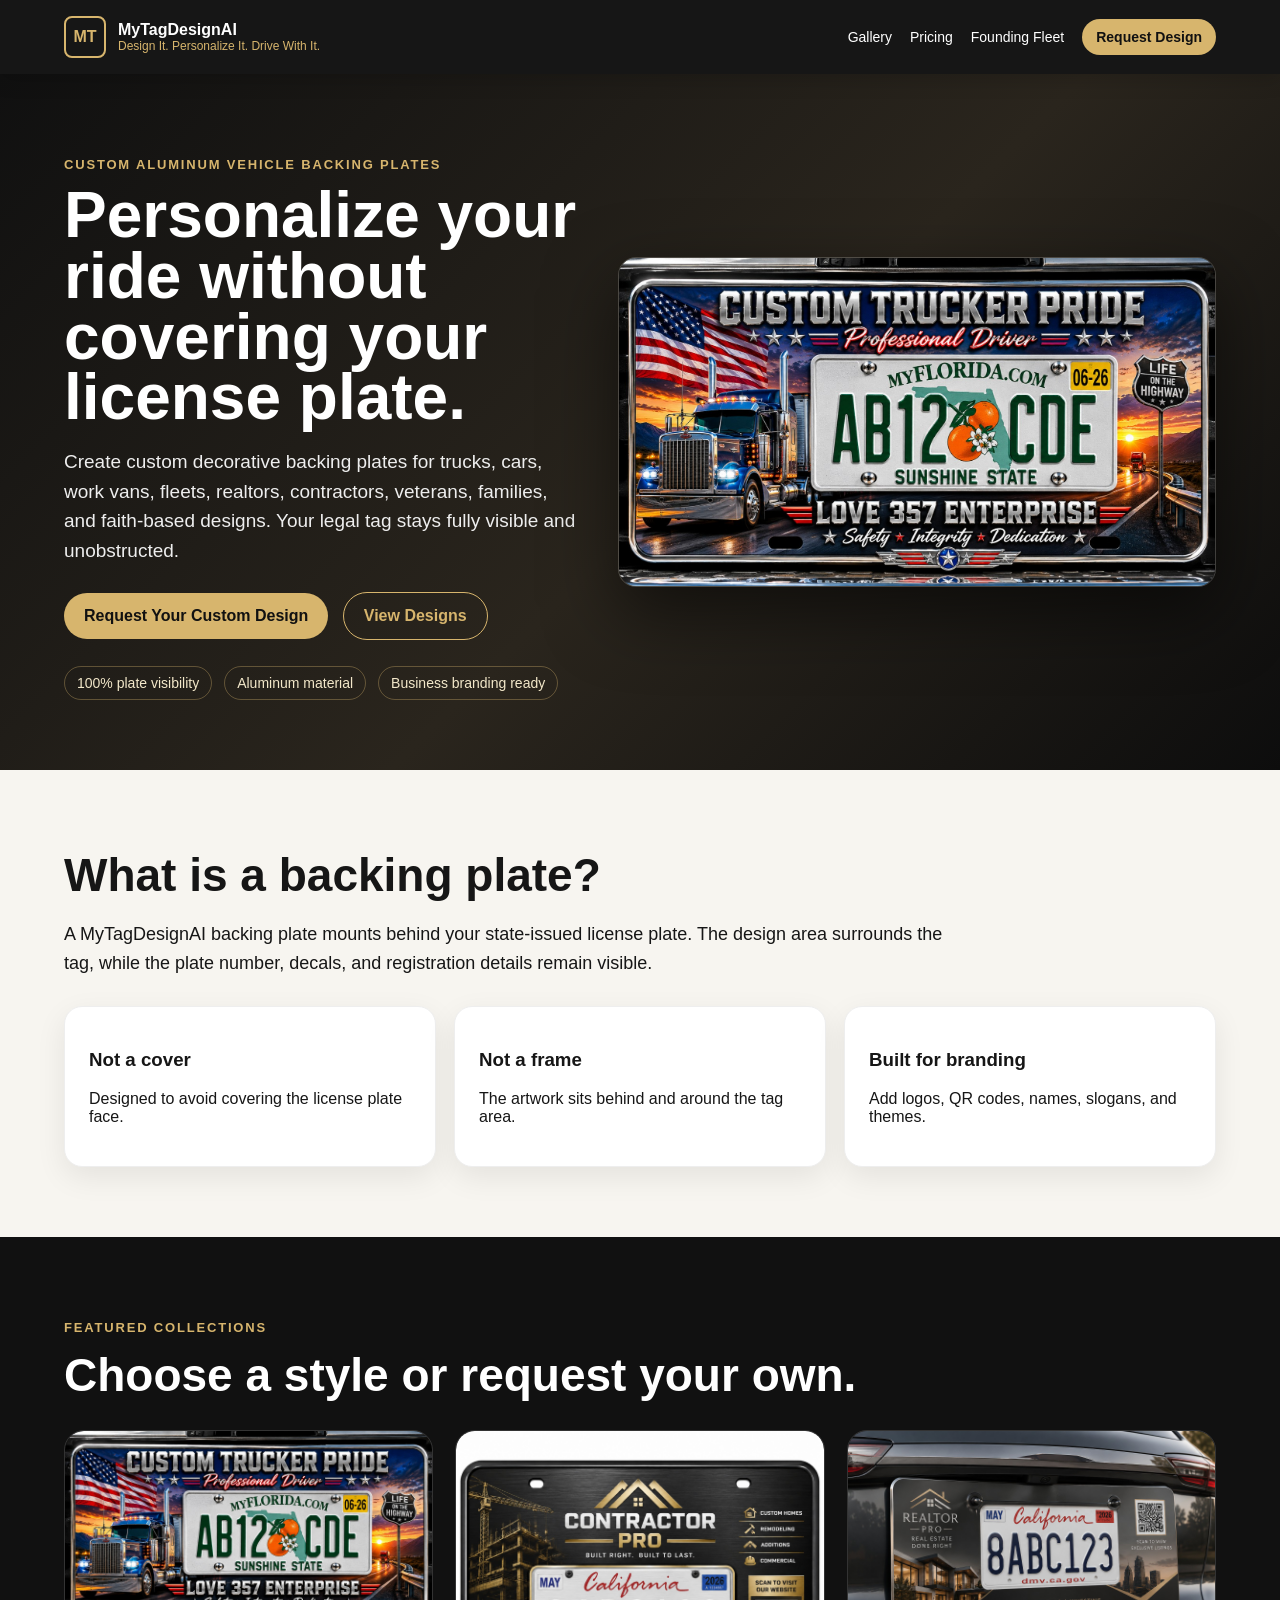
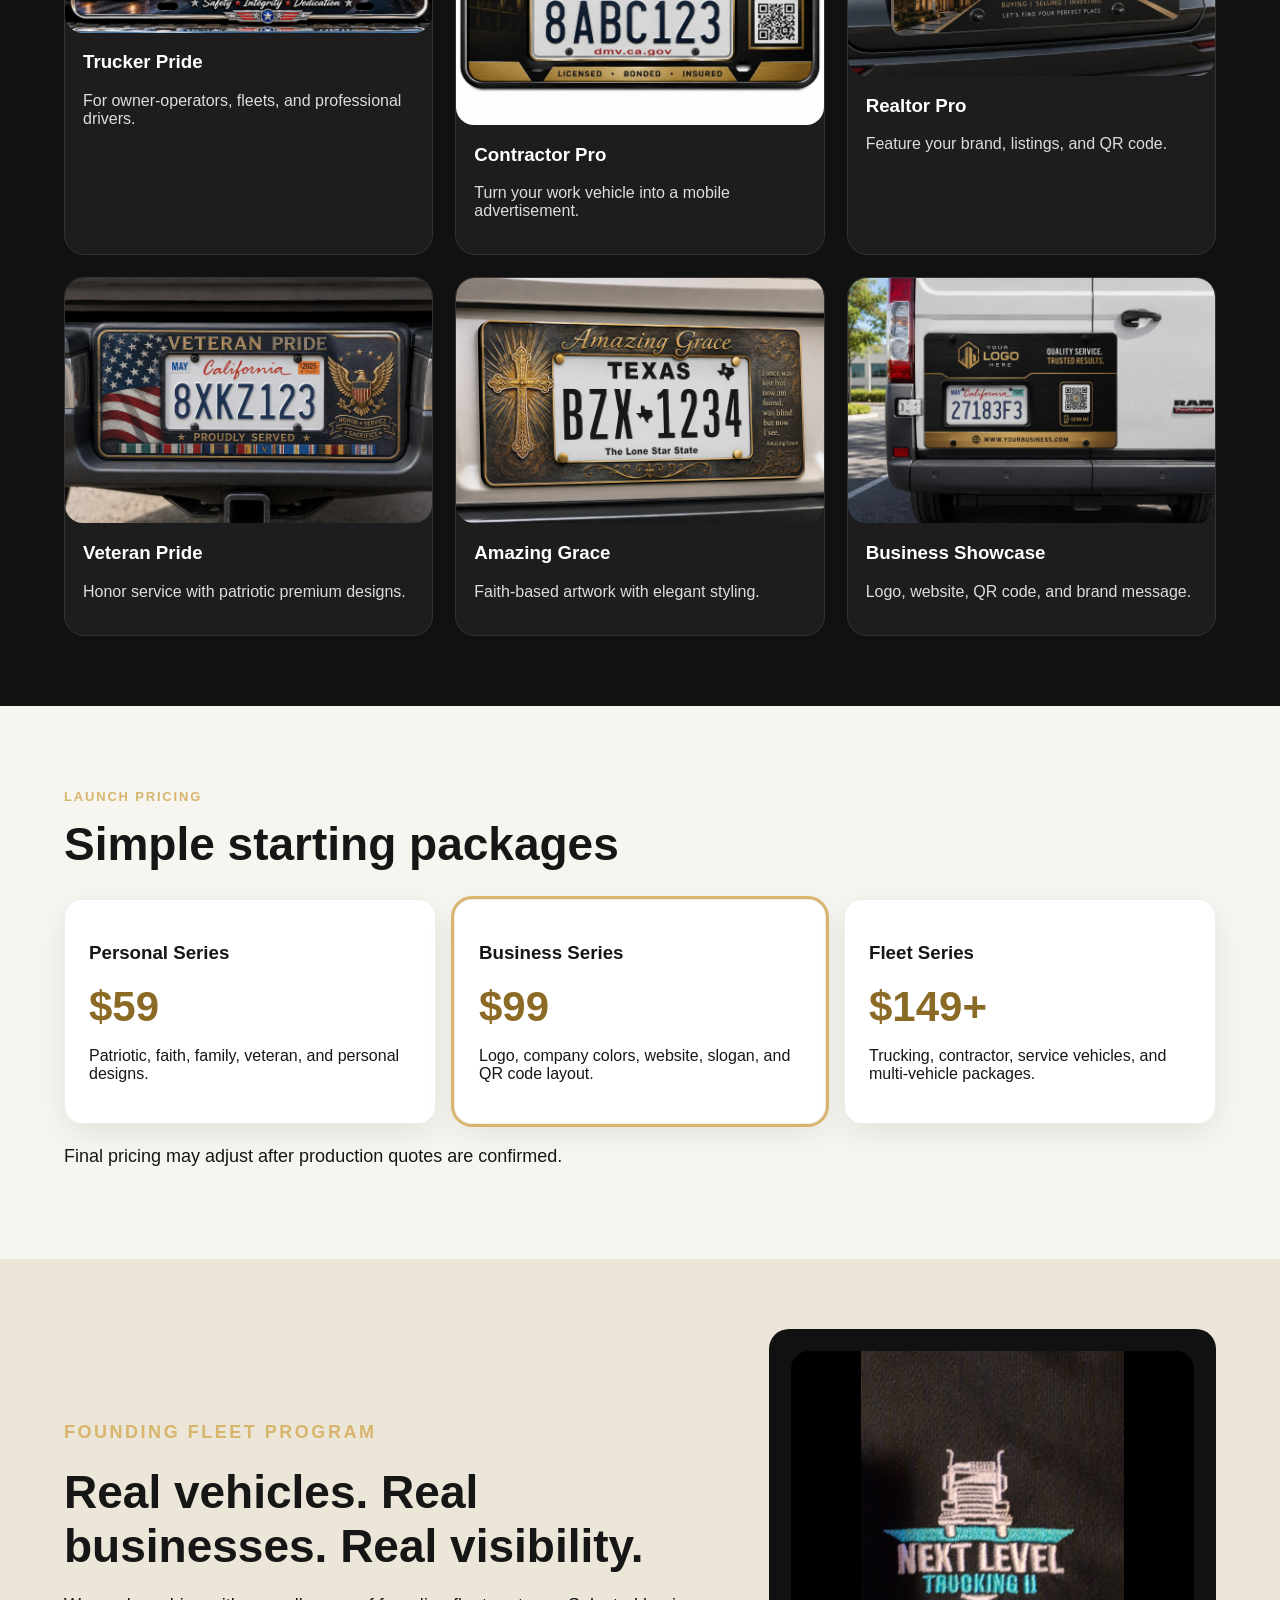
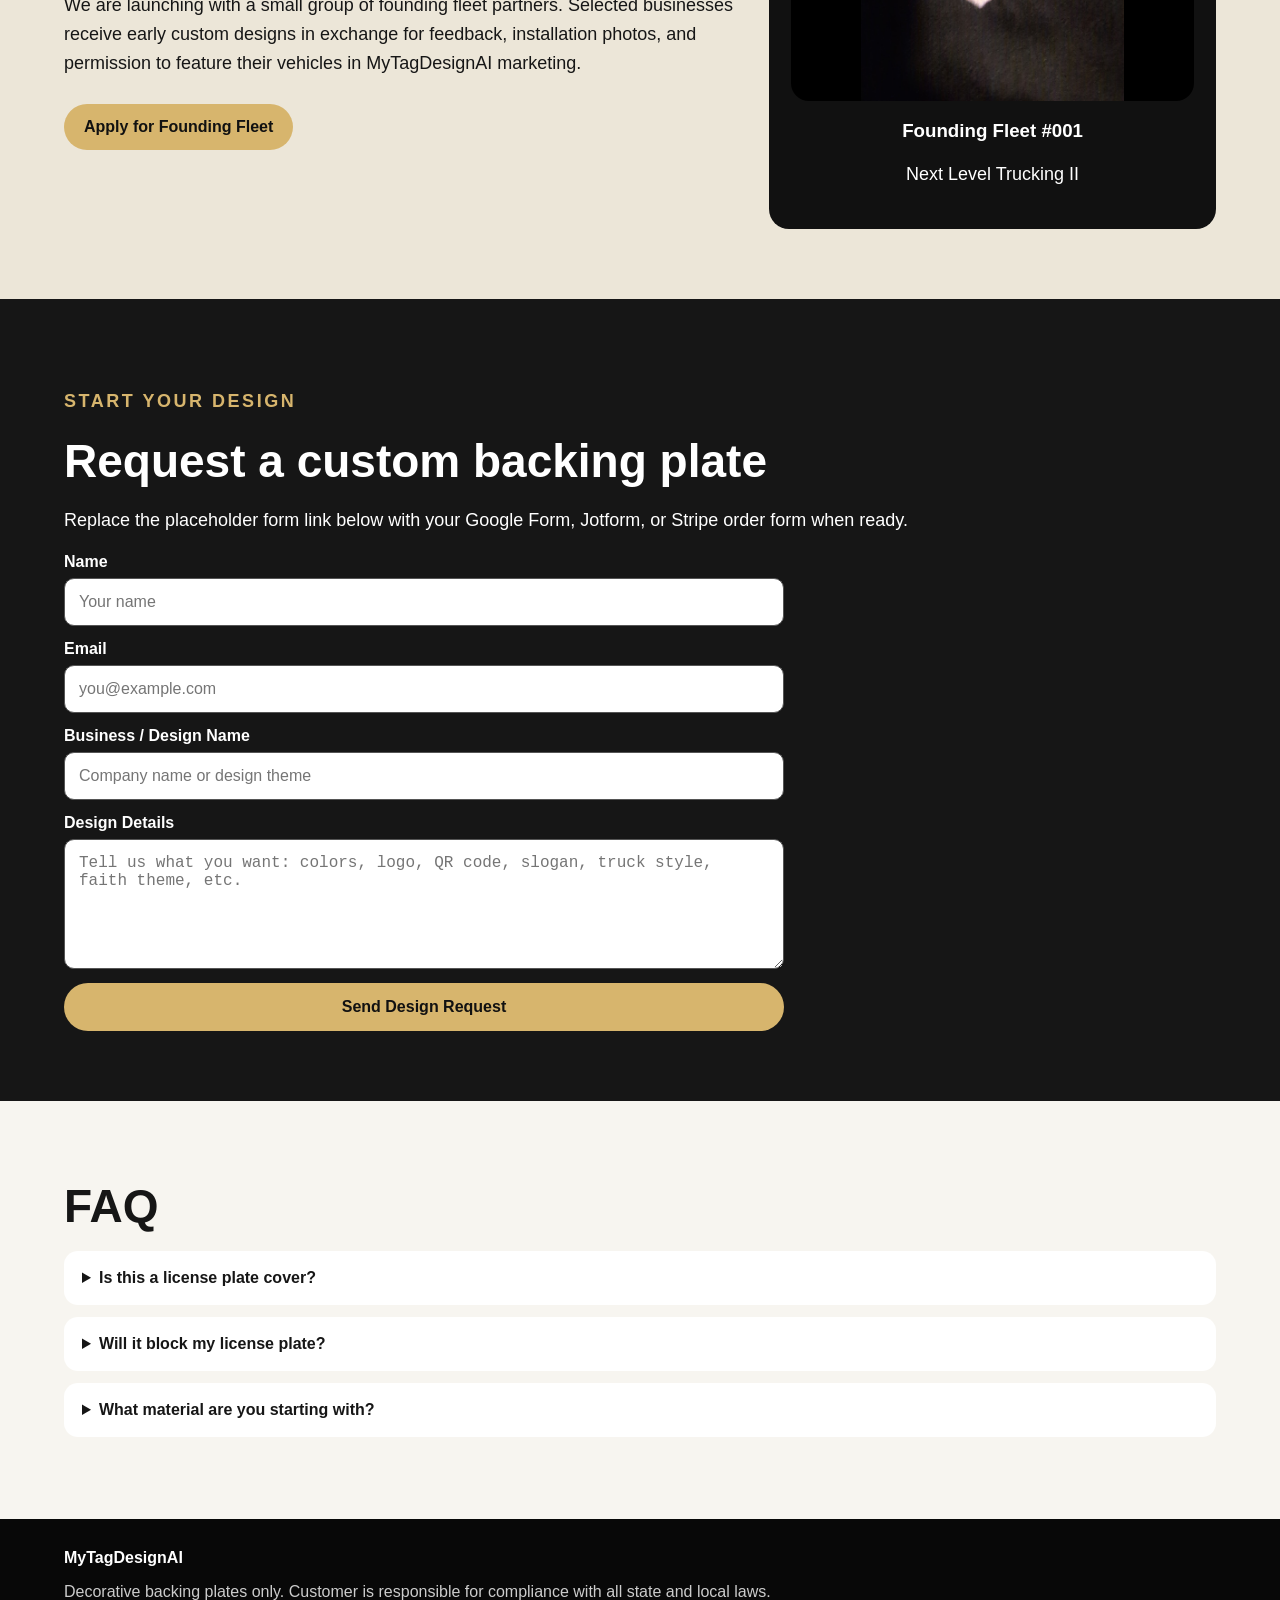
<file: index.html>
<!DOCTYPE html>
<html lang="en">
<head>
  <meta charset="UTF-8" />
  <meta name="viewport" content="width=device-width, initial-scale=1.0" />
  <title>MyTagDesignAI | Custom Vehicle Backing Plates</title>
  <meta name="description" content="Custom aluminum vehicle backing plates designed with AI. Personalize your vehicle while keeping your license plate fully visible and unobstructed." />
  <link rel="stylesheet" href="style.css" />
</head>
<body>
  <header class="site-header">
    <div class="brand">
      <div class="logo-mark">MT</div>
      <div>
        <strong>MyTagDesignAI</strong>
        <span>Design It. Personalize It. Drive With It.</span>
      </div>
    </div>
    <nav>
      <a href="#gallery">Gallery</a>
      <a href="#pricing">Pricing</a>
      <a href="#fleet">Founding Fleet</a>
      <a class="nav-cta" href="#request">Request Design</a>
    </nav>
  </header>

  <section class="hero">
    <div class="hero-copy">
      <p class="eyebrow">Custom aluminum vehicle backing plates</p>
      <h1>Personalize your ride without covering your license plate.</h1>
      <p class="lead">Create custom decorative backing plates for trucks, cars, work vans, fleets, realtors, contractors, veterans, families, and faith-based designs. Your legal tag stays fully visible and unobstructed.</p>
      <div class="hero-buttons">
        <a href="#request" class="button primary">Request Your Custom Design</a>
        <a href="#gallery" class="button secondary">View Designs</a>
      </div>
      <div class="trust-row">
        <span>100% plate visibility</span>
        <span>Aluminum material</span>
        <span>Business branding ready</span>
      </div>
    </div>
    <div class="hero-image">
      <img src="37122.png" alt="Custom Trucker Pride backing plate mockup" />
    </div>
  </section>

  <section class="section intro">
    <h2>What is a backing plate?</h2>
    <p>A MyTagDesignAI backing plate mounts behind your state-issued license plate. The design area surrounds the tag, while the plate number, decals, and registration details remain visible.</p>
    <div class="cards three">
      <article>
        <h3>Not a cover</h3>
        <p>Designed to avoid covering the license plate face.</p>
      </article>
      <article>
        <h3>Not a frame</h3>
        <p>The artwork sits behind and around the tag area.</p>
      </article>
      <article>
        <h3>Built for branding</h3>
        <p>Add logos, QR codes, names, slogans, and themes.</p>
      </article>
    </div>
  </section>

  <section id="gallery" class="section dark">
    <p class="eyebrow">Featured collections</p>
    <h2>Choose a style or request your own.</h2>
    <div class="gallery">
      <article class="product-card">
        <img src="37122.png" alt="Trucker Pride custom backing plate" />
        <h3>Trucker Pride</h3>
        <p>For owner-operators, fleets, and professional drivers.</p>
      </article>
      <article class="product-card">
        <img src="37150.png" alt="Contractor Pro custom backing plate" />
        <h3>Contractor Pro</h3>
        <p>Turn your work vehicle into a mobile advertisement.</p>
      </article>
      <article class="product-card">
        <img src="37151.png" alt="Realtor Pro custom backing plate" />
        <h3>Realtor Pro</h3>
        <p>Feature your brand, listings, and QR code.</p>
      </article>
      <article class="product-card">
        <img src="37147.png" alt="Veteran Pride custom backing plate" />
        <h3>Veteran Pride</h3>
        <p>Honor service with patriotic premium designs.</p>
      </article>
      <article class="product-card">
        <img src="37149.png" alt="Amazing Grace custom backing plate" />
        <h3>Amazing Grace</h3>
        <p>Faith-based artwork with elegant styling.</p>
      </article>
      <article class="product-card">
        <img src="37152.png" alt="Business branding backing plate on work van" />
        <h3>Business Showcase</h3>
        <p>Logo, website, QR code, and brand message.</p>
      </article>
    </div>
  </section>

  <section id="pricing" class="section">
    <p class="eyebrow">Launch pricing</p>
    <h2>Simple starting packages</h2>
    <div class="pricing">
      <article>
        <h3>Personal Series</h3>
        <p class="price">$59</p>
        <p>Patriotic, faith, family, veteran, and personal designs.</p>
      </article>
      <article class="featured">
        <h3>Business Series</h3>
        <p class="price">$99</p>
        <p>Logo, company colors, website, slogan, and QR code layout.</p>
      </article>
      <article>
        <h3>Fleet Series</h3>
        <p class="price">$149+</p>
        <p>Trucking, contractor, service vehicles, and multi-vehicle packages.</p>
      </article>
    </div>
    <p class="note">Final pricing may adjust after production quotes are confirmed.</p>
  </section>

  <section id="fleet" class="section fleet">
    <div>
      <p class="eyebrow">Founding Fleet Program</p>
      <h2>Real vehicles. Real businesses. Real visibility.</h2>
      <p>We are launching with a small group of founding fleet partners. Selected businesses receive early custom designs in exchange for feedback, installation photos, and permission to feature their vehicles in MyTagDesignAI marketing.</p>
      <a href="#request" class="button primary">Apply for Founding Fleet</a>
    </div>
    <div class="fleet-card">
      <img src="image-1782178567875.jpg" alt="Next Level Trucking LLC logo" />
      <h3>Founding Fleet #001</h3>
      <p>Next Level Trucking II</p>
    </div>
  </section>

  <section id="request" class="section request">
    <p class="eyebrow">Start your design</p>
    <h2>Request a custom backing plate</h2>
    <p>Replace the placeholder form link below with your Google Form, Jotform, or Stripe order form when ready.</p>
    <form action="mailto:orders@mytagdesignai.com" method="post" enctype="text/plain">
      <label>Name<input name="name" placeholder="Your name" required /></label>
      <label>Email<input name="email" type="email" placeholder="you@example.com" required /></label>
      <label>Business / Design Name<input name="business" placeholder="Company name or design theme" /></label>
      <label>Design Details<textarea name="details" placeholder="Tell us what you want: colors, logo, QR code, slogan, truck style, faith theme, etc."></textarea></label>
      <button type="submit">Send Design Request</button>
    </form>
  </section>

  <section class="section faq">
    <h2>FAQ</h2>
    <details>
      <summary>Is this a license plate cover?</summary>
      <p>No. MyTagDesignAI products are decorative backing plates designed to mount behind the state-issued license plate.</p>
    </details>
    <details>
      <summary>Will it block my license plate?</summary>
      <p>The product is designed so the tag number, registration decals, and plate information remain visible and unobstructed.</p>
    </details>
    <details>
      <summary>What material are you starting with?</summary>
      <p>We are starting with aluminum because it is lightweight, durable, weather-resistant, and cost-effective.</p>
    </details>
  </section>

  <footer>
    <strong>MyTagDesignAI</strong>
    <p>Decorative backing plates only. Customer is responsible for compliance with all state and local laws.</p>
  </footer>
</body>
</html>
</file>
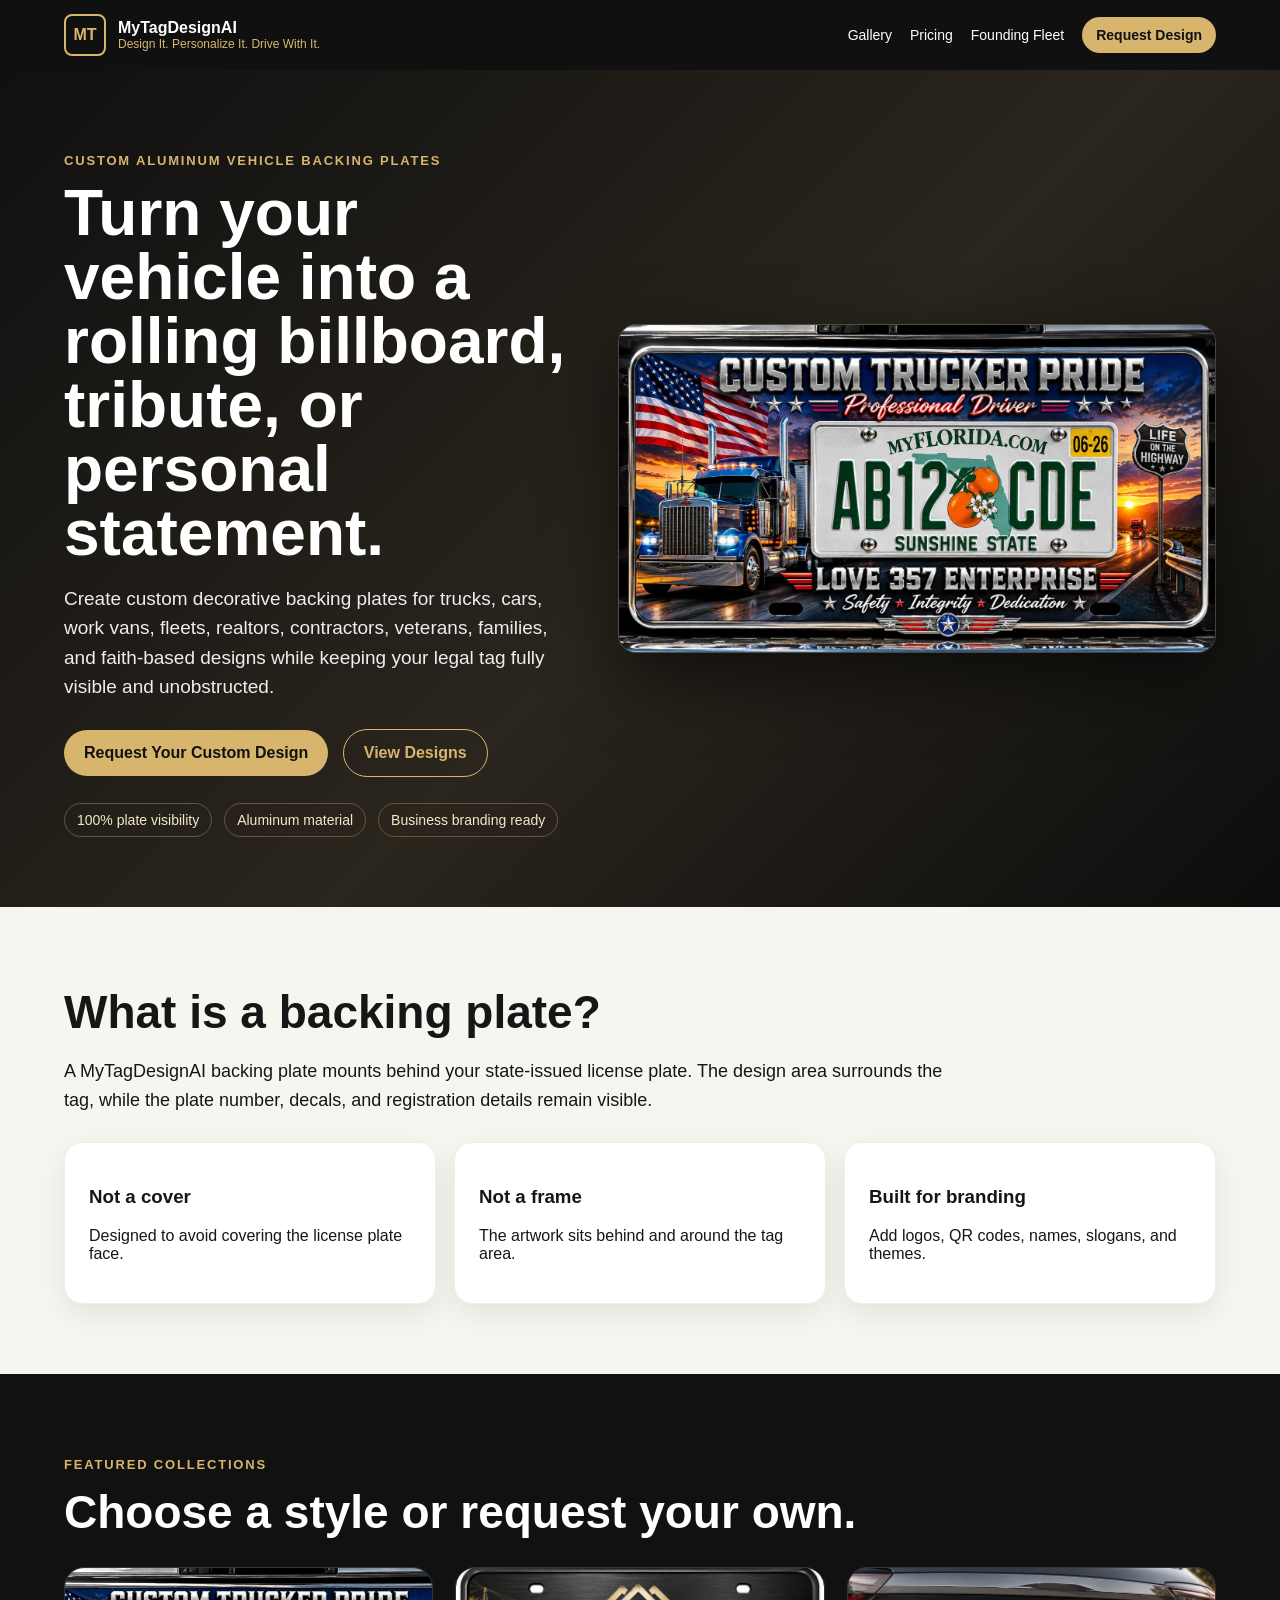
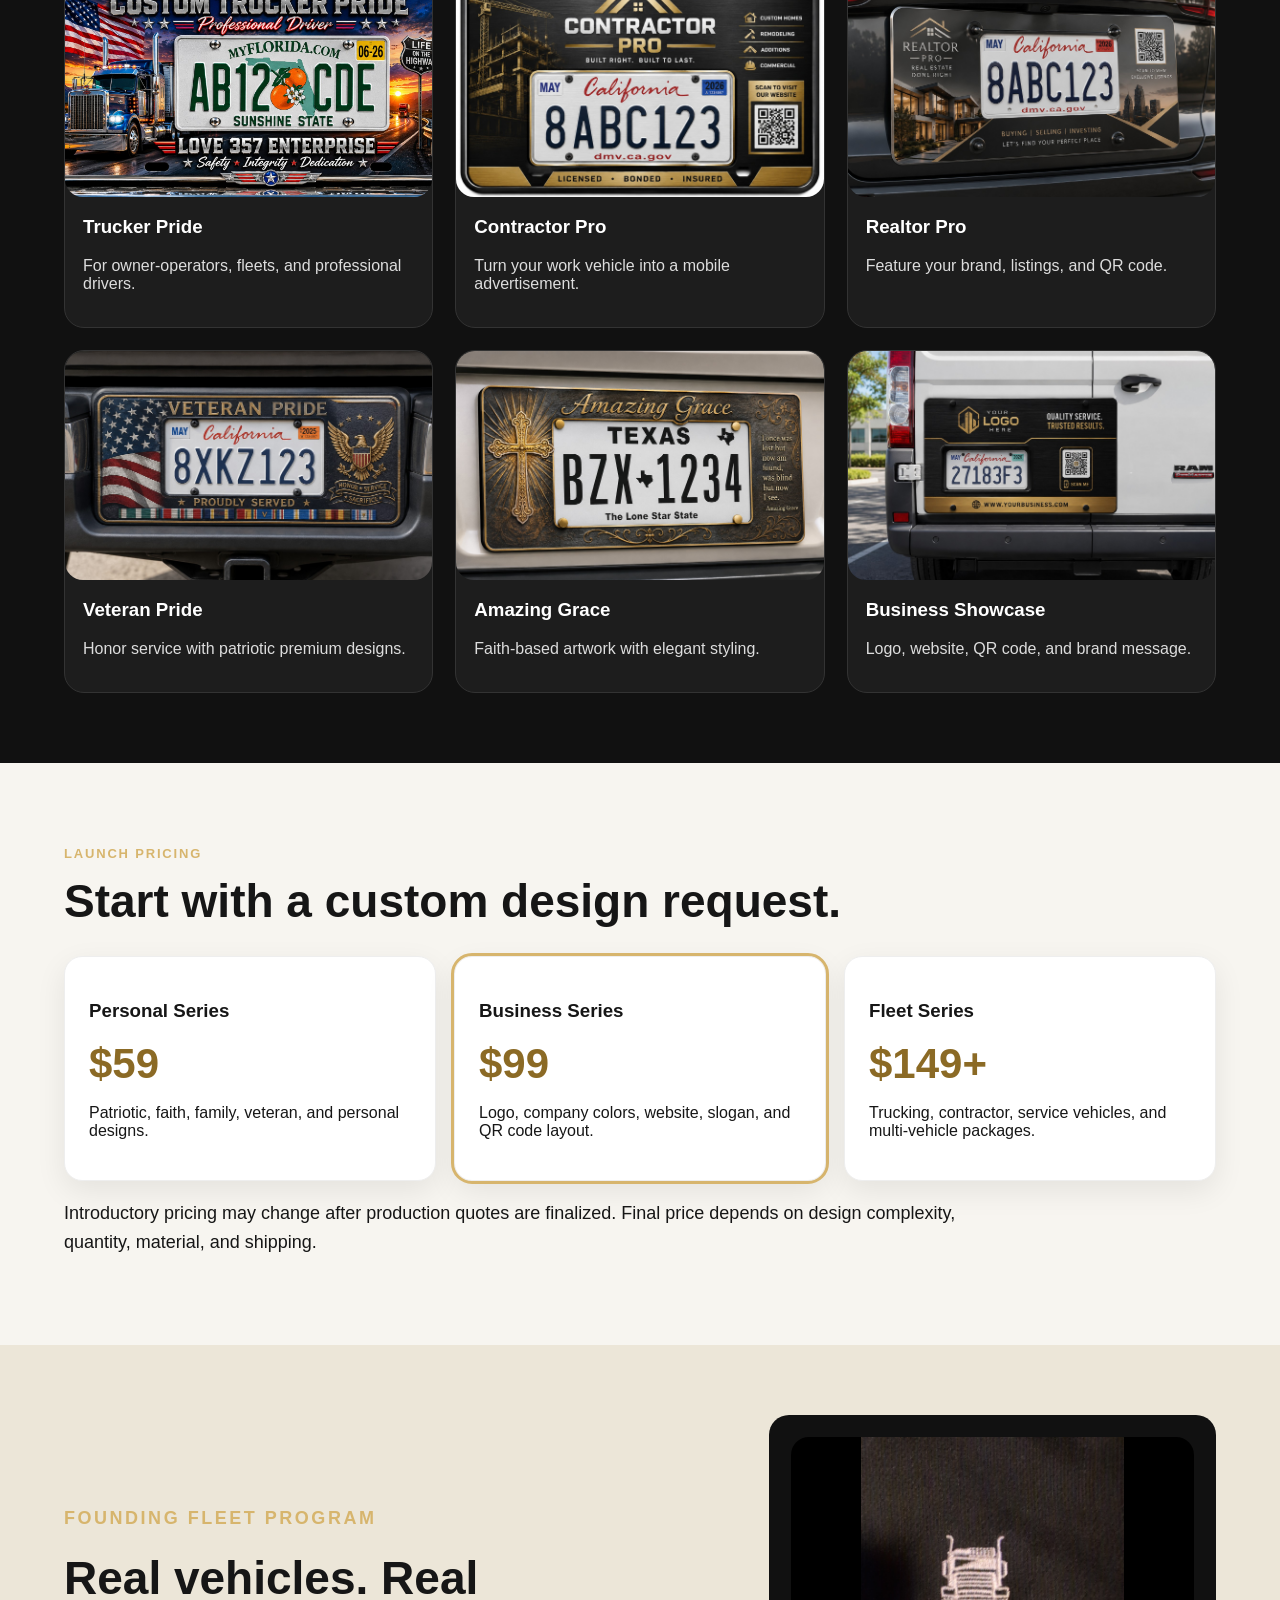
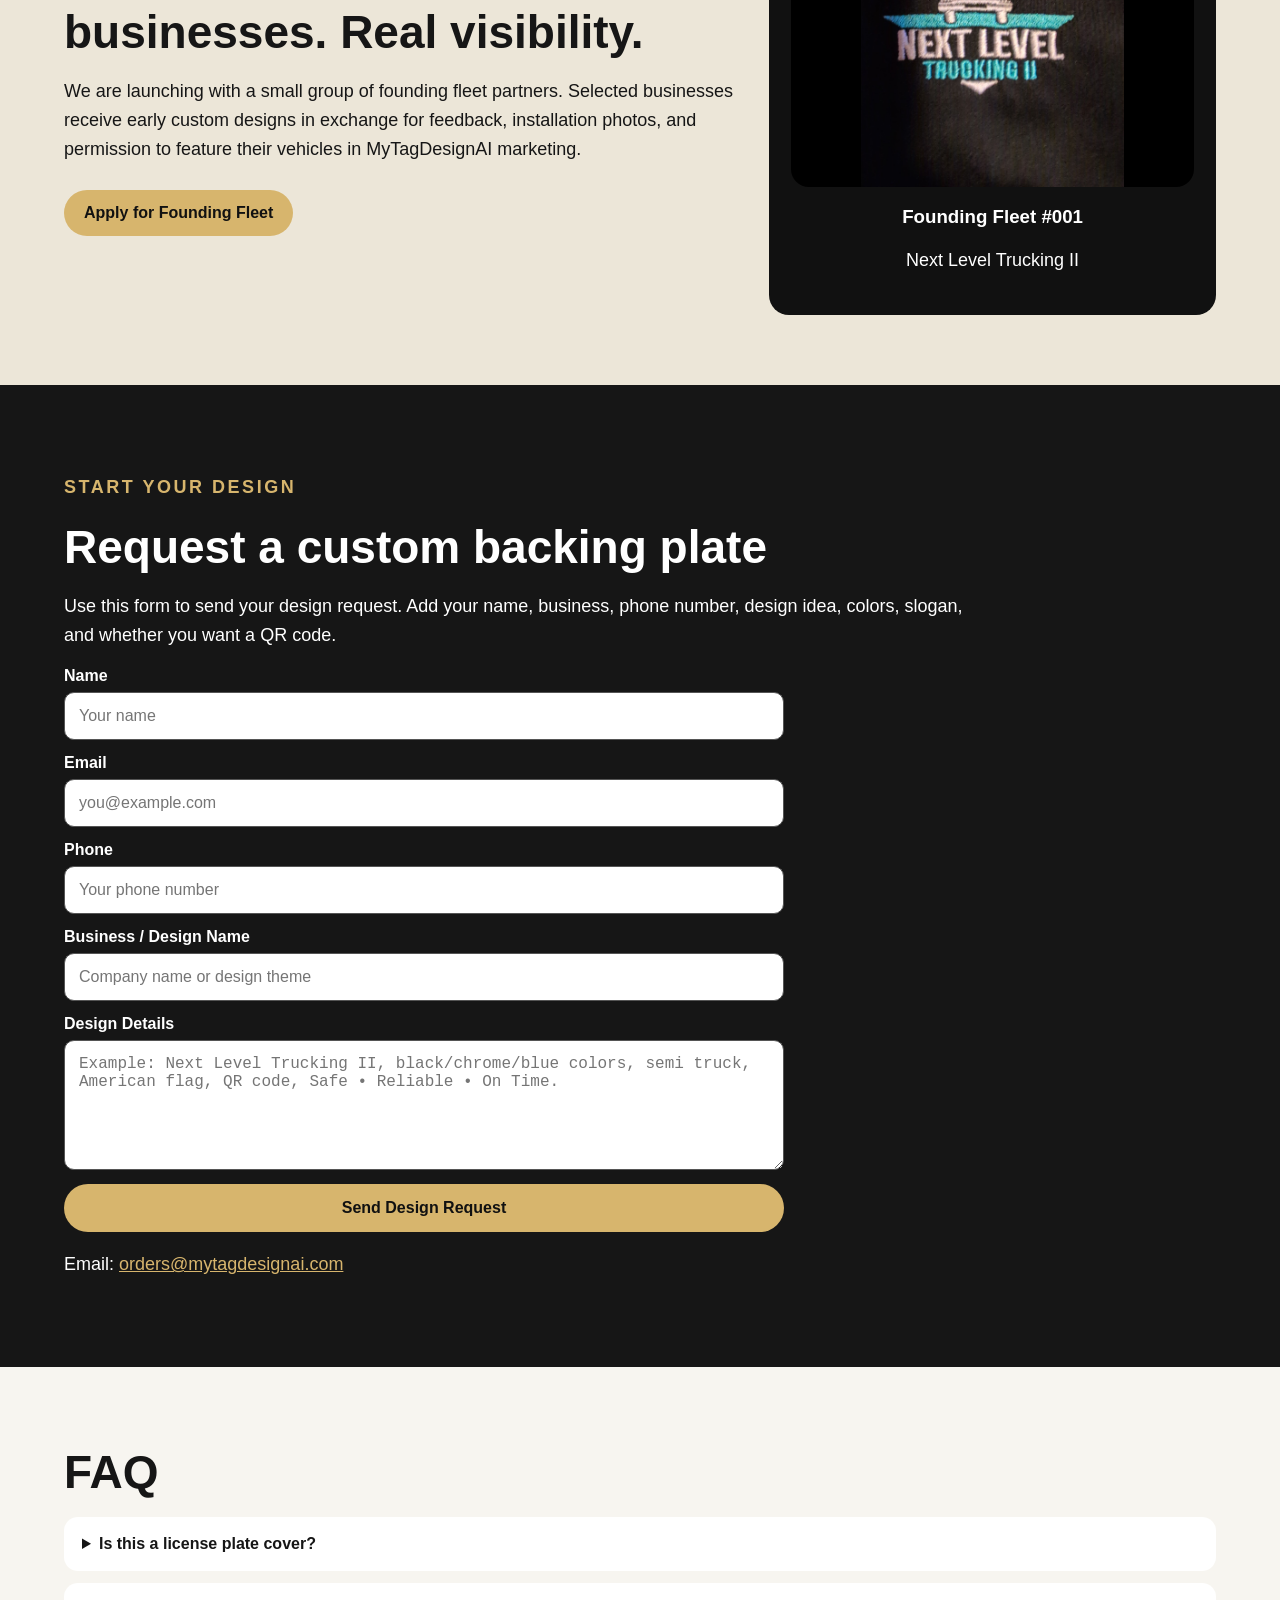
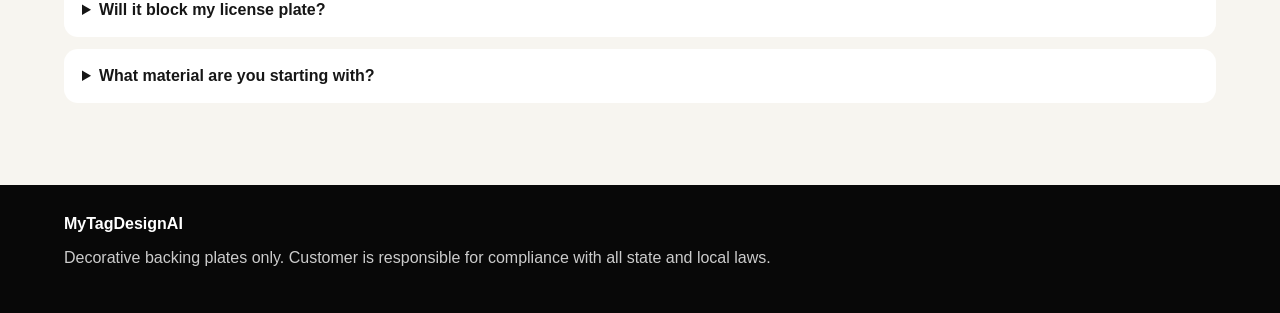
<file: index_single_file_mytagdesignai.html>
<!DOCTYPE html>
<html lang="en">
<head>
  <meta charset="UTF-8" />
  <meta name="viewport" content="width=device-width, initial-scale=1.0" />
  <title>MyTagDesignAI | Custom Vehicle Backing Plates</title>
  <meta name="description" content="Custom aluminum vehicle backing plates for personal, business, fleet, veteran, faith, and trucking designs." />
  <style>
*{box-sizing:border-box}html{scroll-behavior:smooth}body{margin:0;font-family:Arial,Helvetica,sans-serif;background:#f7f5f0;color:#161616}a{color:inherit;text-decoration:none}.site-header{display:flex;justify-content:space-between;align-items:center;padding:14px 5%;background:#101010;color:#fff;box-shadow:0 4px 20px rgba(0,0,0,.18)}.brand{display:flex;gap:12px;align-items:center}.brand span{display:block;font-size:12px;color:#d7b56d}.logo-mark{display:grid;place-items:center;width:42px;height:42px;border:2px solid #d7b56d;border-radius:8px;font-weight:800;color:#d7b56d}nav{display:flex;gap:18px;align-items:center;font-size:14px}.nav-cta{background:#d7b56d;color:#111;padding:10px 14px;border-radius:999px;font-weight:700}.hero{display:grid;grid-template-columns:1fr 1.15fr;gap:34px;align-items:center;padding:70px 5%;background:linear-gradient(135deg,#101010,#2a251d 55%,#0d0d0d);color:#fff}.eyebrow{text-transform:uppercase;letter-spacing:.14em;font-weight:800;color:#d7b56d;font-size:13px}.hero h1{font-size:clamp(34px,5vw,68px);line-height:1;margin:10px 0 18px}.lead{font-size:19px;line-height:1.55;color:#eee;max-width:650px}.hero-image img,.product-card img,.fleet-card img{width:100%;display:block;border-radius:18px}.hero-image img{box-shadow:0 25px 70px rgba(0,0,0,.55);border:1px solid rgba(255,255,255,.18)}.button{display:inline-block;padding:14px 20px;border-radius:999px;font-weight:800;margin:8px 10px 8px 0}.primary{background:#d7b56d;color:#111}.secondary{border:1px solid #d7b56d;color:#d7b56d}.trust-row{display:flex;flex-wrap:wrap;gap:12px;margin-top:18px}.trust-row span{border:1px solid rgba(215,181,109,.35);padding:8px 12px;border-radius:999px;color:#f3e8ca;font-size:14px}.section{padding:70px 5%;scroll-margin-top:20px}.section h2{font-size:clamp(28px,4vw,46px);margin:8px 0 18px}.intro>p,.fleet p,.request p,.note{font-size:18px;line-height:1.6;max-width:900px}.cards,.pricing{display:grid;grid-template-columns:repeat(3,1fr);gap:18px;margin-top:28px}.cards article,.pricing article{background:#fff;padding:24px;border-radius:18px;box-shadow:0 10px 30px rgba(0,0,0,.08);border:1px solid #eee}.dark{background:#111;color:#fff}.gallery{display:grid;grid-template-columns:repeat(3,1fr);gap:22px;margin-top:28px}.product-card{background:#1d1d1d;border:1px solid #333;border-radius:20px;overflow:hidden}.product-card img{aspect-ratio:16/10;object-fit:cover}.product-card h3,.product-card p{padding:0 18px}.product-card p{padding-bottom:18px;color:#ddd}.price{font-size:42px;font-weight:900;margin:0;color:#8b6a25}.featured{outline:3px solid #d7b56d}.fleet{display:grid;grid-template-columns:1.2fr .8fr;gap:35px;align-items:center;background:#ece6d8}.fleet-card{background:#111;color:#fff;padding:22px;border-radius:20px;text-align:center}.fleet-card img{max-height:350px;object-fit:contain;background:#000}.request{background:#161616;color:#fff}form{display:grid;gap:14px;max-width:720px}label{display:grid;gap:7px;font-weight:700}input,textarea{width:100%;padding:14px;border-radius:10px;border:1px solid #555;background:#fff;color:#111;font-size:16px}textarea{min-height:130px}button{border:0;background:#d7b56d;color:#111;padding:15px 20px;border-radius:999px;font-weight:900;font-size:16px;cursor:pointer}.contact-line a{color:#d7b56d;text-decoration:underline}.faq details{background:#fff;margin:12px 0;padding:18px;border-radius:14px}summary{font-weight:800;cursor:pointer}footer{padding:30px 5%;background:#080808;color:#fff}footer p{color:#ccc}@media(max-width:850px){.site-header{position:static;align-items:flex-start;gap:14px;flex-direction:column}nav{flex-wrap:wrap;gap:14px}.nav-cta{padding:9px 12px}.hero,.fleet{grid-template-columns:1fr}.gallery,.cards,.pricing{grid-template-columns:1fr}.hero{padding-top:42px}.section{padding:54px 5%}.product-card img{aspect-ratio:auto;object-fit:contain;background:#fff}.hero h1{font-size:42px}}
</style>
</head>
<body>
  <header class="site-header">
    <div class="brand">
      <div class="logo-mark">MT</div>
      <div>
        <strong>MyTagDesignAI</strong>
        <span>Design It. Personalize It. Drive With It.</span>
      </div>
    </div>
    <nav>
      <a href="#gallery">Gallery</a>
      <a href="#pricing">Pricing</a>
      <a href="#fleet">Founding Fleet</a>
      <a href="#request" class="nav-cta">Request Design</a>
    </nav>
  </header>

  <main>
    <section class="hero">
      <div class="hero-copy">
        <p class="eyebrow">Custom aluminum vehicle backing plates</p>
        <h1>Turn your vehicle into a rolling billboard, tribute, or personal statement.</h1>
        <p class="lead">Create custom decorative backing plates for trucks, cars, work vans, fleets, realtors, contractors, veterans, families, and faith-based designs while keeping your legal tag fully visible and unobstructed.</p>
        <div class="hero-buttons">
          <a href="#request" class="button primary">Request Your Custom Design</a>
          <a href="#gallery" class="button secondary">View Designs</a>
        </div>
        <div class="trust-row">
          <span>100% plate visibility</span>
          <span>Aluminum material</span>
          <span>Business branding ready</span>
        </div>
      </div>
      <div class="hero-image">
        <img src="37122.png" alt="Custom Trucker Pride backing plate mockup" />
      </div>
    </section>

    <section class="section intro">
      <h2>What is a backing plate?</h2>
      <p>A MyTagDesignAI backing plate mounts behind your state-issued license plate. The design area surrounds the tag, while the plate number, decals, and registration details remain visible.</p>
      <div class="cards three">
        <article>
          <h3>Not a cover</h3>
          <p>Designed to avoid covering the license plate face.</p>
        </article>
        <article>
          <h3>Not a frame</h3>
          <p>The artwork sits behind and around the tag area.</p>
        </article>
        <article>
          <h3>Built for branding</h3>
          <p>Add logos, QR codes, names, slogans, and themes.</p>
        </article>
      </div>
    </section>

    <section id="gallery" class="section dark">
      <p class="eyebrow">Featured collections</p>
      <h2>Choose a style or request your own.</h2>
      <div class="gallery">
        <article class="product-card">
          <img src="37122.png" alt="Trucker Pride custom backing plate" />
          <h3>Trucker Pride</h3>
          <p>For owner-operators, fleets, and professional drivers.</p>
        </article>
        <article class="product-card">
          <img src="37150.png" alt="Contractor Pro custom backing plate" />
          <h3>Contractor Pro</h3>
          <p>Turn your work vehicle into a mobile advertisement.</p>
        </article>
        <article class="product-card">
          <img src="37151.png" alt="Realtor Pro custom backing plate" />
          <h3>Realtor Pro</h3>
          <p>Feature your brand, listings, and QR code.</p>
        </article>
        <article class="product-card">
          <img src="37147.png" alt="Veteran Pride custom backing plate" />
          <h3>Veteran Pride</h3>
          <p>Honor service with patriotic premium designs.</p>
        </article>
        <article class="product-card">
          <img src="37149.png" alt="Amazing Grace custom backing plate" />
          <h3>Amazing Grace</h3>
          <p>Faith-based artwork with elegant styling.</p>
        </article>
        <article class="product-card">
          <img src="37152.png" alt="Business branding backing plate on work van" />
          <h3>Business Showcase</h3>
          <p>Logo, website, QR code, and brand message.</p>
        </article>
      </div>
    </section>

    <section id="pricing" class="section">
      <p class="eyebrow">Launch pricing</p>
      <h2>Start with a custom design request.</h2>
      <div class="pricing">
        <article>
          <h3>Personal Series</h3>
          <p class="price">$59</p>
          <p>Patriotic, faith, family, veteran, and personal designs.</p>
        </article>
        <article class="featured">
          <h3>Business Series</h3>
          <p class="price">$99</p>
          <p>Logo, company colors, website, slogan, and QR code layout.</p>
        </article>
        <article>
          <h3>Fleet Series</h3>
          <p class="price">$149+</p>
          <p>Trucking, contractor, service vehicles, and multi-vehicle packages.</p>
        </article>
      </div>
      <p class="note">Introductory pricing may change after production quotes are finalized. Final price depends on design complexity, quantity, material, and shipping.</p>
    </section>

    <section id="fleet" class="section fleet">
      <div>
        <p class="eyebrow">Founding Fleet Program</p>
        <h2>Real vehicles. Real businesses. Real visibility.</h2>
        <p>We are launching with a small group of founding fleet partners. Selected businesses receive early custom designs in exchange for feedback, installation photos, and permission to feature their vehicles in MyTagDesignAI marketing.</p>
        <a href="#request" class="button primary">Apply for Founding Fleet</a>
      </div>
      <div class="fleet-card">
        <img src="image-1782178567875.jpg" alt="Next Level Trucking II logo" />
        <h3>Founding Fleet #001</h3>
        <p>Next Level Trucking II</p>
      </div>
    </section>

    <section id="request" class="section request">
      <p class="eyebrow">Start your design</p>
      <h2>Request a custom backing plate</h2>
      <p>Use this form to send your design request. Add your name, business, phone number, design idea, colors, slogan, and whether you want a QR code.</p>
      <form action="mailto:orders@mytagdesignai.com" method="post" enctype="text/plain">
        <label>Name<input name="name" placeholder="Your name" required /></label>
        <label>Email<input name="email" type="email" placeholder="you@example.com" required /></label>
        <label>Phone<input name="phone" type="tel" placeholder="Your phone number" /></label>
        <label>Business / Design Name<input name="business" placeholder="Company name or design theme" /></label>
        <label>Design Details<textarea name="details" placeholder="Example: Next Level Trucking II, black/chrome/blue colors, semi truck, American flag, QR code, Safe • Reliable • On Time."></textarea></label>
        <button type="submit">Send Design Request</button>
      </form>
      <p class="contact-line">Email: <a href="mailto:orders@mytagdesignai.com">orders@mytagdesignai.com</a></p>
    </section>

    <section class="section faq">
      <h2>FAQ</h2>
      <details>
        <summary>Is this a license plate cover?</summary>
        <p>No. MyTagDesignAI products are decorative backing plates designed to mount behind the state-issued license plate.</p>
      </details>
      <details>
        <summary>Will it block my license plate?</summary>
        <p>The product is designed so the tag number, registration decals, and plate information remain visible and unobstructed.</p>
      </details>
      <details>
        <summary>What material are you starting with?</summary>
        <p>We are starting with aluminum because it is lightweight, durable, weather-resistant, and cost-effective.</p>
      </details>
    </section>
  </main>

  <footer>
    <strong>MyTagDesignAI</strong>
    <p>Decorative backing plates only. Customer is responsible for compliance with all state and local laws.</p>
  </footer>
</body>
</html>
</file>
<file: style.css>
*{box-sizing:border-box}body{margin:0;font-family:Arial,Helvetica,sans-serif;background:#f7f5f0;color:#161616}a{color:inherit;text-decoration:none}.site-header{position:sticky;top:0;z-index:10;display:flex;justify-content:space-between;align-items:center;padding:16px 5%;background:rgba(10,10,10,.95);color:#fff;box-shadow:0 4px 20px rgba(0,0,0,.18)}.brand{display:flex;gap:12px;align-items:center}.brand span{display:block;font-size:12px;color:#d7b56d}.logo-mark{display:grid;place-items:center;width:42px;height:42px;border:2px solid #d7b56d;border-radius:8px;font-weight:800;color:#d7b56d}nav{display:flex;gap:18px;align-items:center;font-size:14px}.nav-cta{background:#d7b56d;color:#111;padding:10px 14px;border-radius:999px;font-weight:700}.hero{display:grid;grid-template-columns:1fr 1.15fr;gap:34px;align-items:center;padding:70px 5%;background:linear-gradient(135deg,#101010,#2a251d 55%,#0d0d0d);color:#fff}.eyebrow{text-transform:uppercase;letter-spacing:.14em;font-weight:800;color:#d7b56d;font-size:13px}.hero h1{font-size:clamp(38px,5vw,72px);line-height:.95;margin:10px 0 18px}.lead{font-size:19px;line-height:1.55;color:#eee;max-width:650px}.hero-image img,.product-card img,.fleet-card img{width:100%;display:block;border-radius:18px}.hero-image img{box-shadow:0 25px 70px rgba(0,0,0,.55);border:1px solid rgba(255,255,255,.18)}.button{display:inline-block;padding:14px 20px;border-radius:999px;font-weight:800;margin:8px 10px 8px 0}.primary{background:#d7b56d;color:#111}.secondary{border:1px solid #d7b56d;color:#d7b56d}.trust-row{display:flex;flex-wrap:wrap;gap:12px;margin-top:18px}.trust-row span{border:1px solid rgba(215,181,109,.35);padding:8px 12px;border-radius:999px;color:#f3e8ca;font-size:14px}.section{padding:70px 5%}.section h2{font-size:clamp(28px,4vw,46px);margin:8px 0 18px}.intro>p,.fleet p,.request p,.note{font-size:18px;line-height:1.6;max-width:900px}.cards,.pricing{display:grid;grid-template-columns:repeat(3,1fr);gap:18px;margin-top:28px}.cards article,.pricing article{background:#fff;padding:24px;border-radius:18px;box-shadow:0 10px 30px rgba(0,0,0,.08);border:1px solid #eee}.dark{background:#111;color:#fff}.gallery{display:grid;grid-template-columns:repeat(3,1fr);gap:22px;margin-top:28px}.product-card{background:#1d1d1d;border:1px solid #333;border-radius:20px;overflow:hidden}.product-card h3,.product-card p{padding:0 18px}.product-card p{padding-bottom:18px;color:#ddd}.price{font-size:42px;font-weight:900;margin:0;color:#8b6a25}.featured{outline:3px solid #d7b56d}.fleet{display:grid;grid-template-columns:1.2fr .8fr;gap:35px;align-items:center;background:#ece6d8}.fleet-card{background:#111;color:#fff;padding:22px;border-radius:20px;text-align:center}.fleet-card img{max-height:350px;object-fit:contain;background:#000}.request{background:#161616;color:#fff}form{display:grid;gap:14px;max-width:720px}label{display:grid;gap:7px;font-weight:700}input,textarea{width:100%;padding:14px;border-radius:10px;border:1px solid #555;background:#fff;color:#111;font-size:16px}textarea{min-height:130px}button{border:0;background:#d7b56d;color:#111;padding:15px 20px;border-radius:999px;font-weight:900;font-size:16px;cursor:pointer}.faq details{background:#fff;margin:12px 0;padding:18px;border-radius:14px}summary{font-weight:800;cursor:pointer}footer{padding:30px 5%;background:#080808;color:#fff}footer p{color:#ccc}@media(max-width:850px){.site-header{align-items:flex-start;gap:14px;flex-direction:column}nav{flex-wrap:wrap}.hero,.fleet{grid-template-columns:1fr}.gallery,.cards,.pricing{grid-template-columns:1fr}.hero{padding-top:42px}}
</file>
